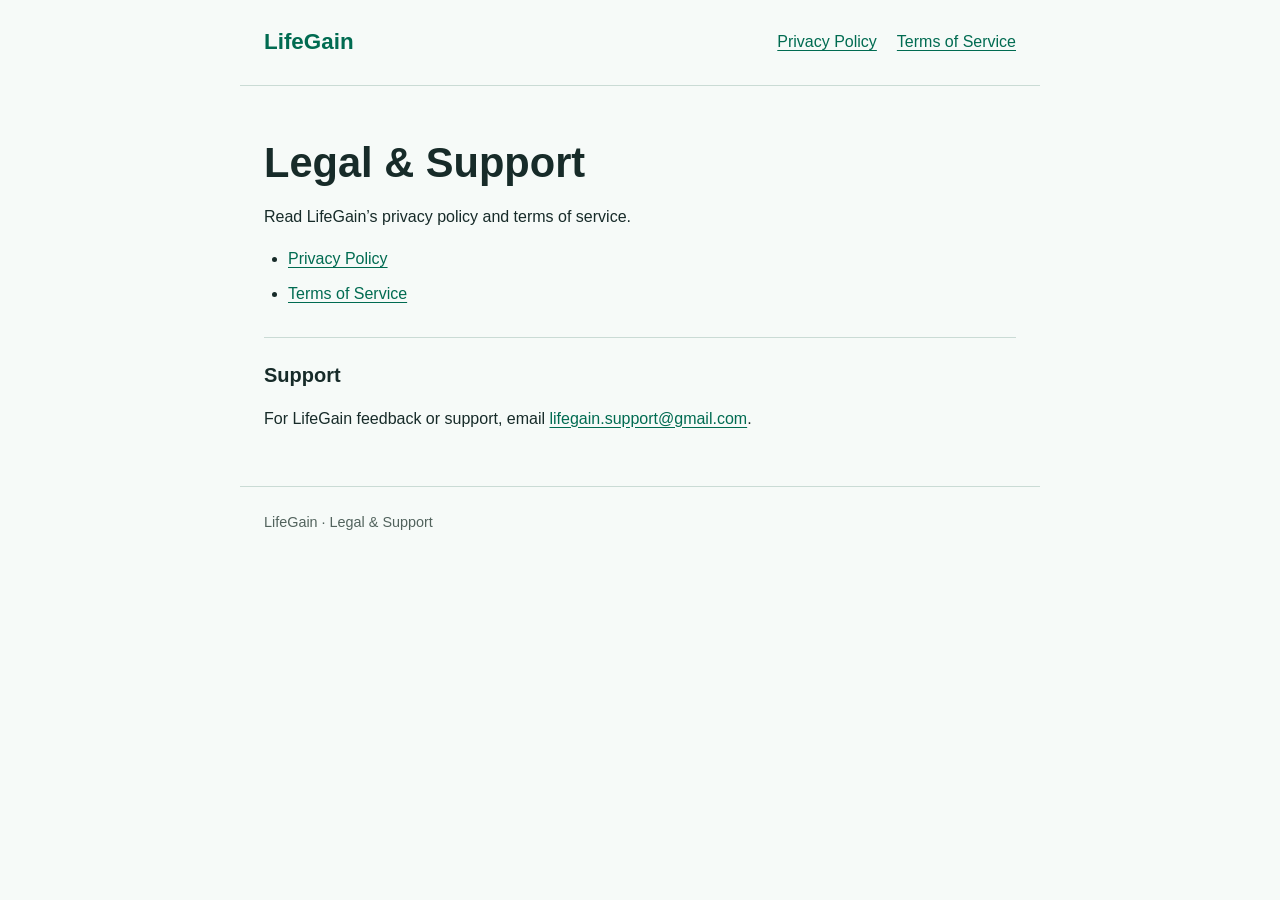
<file: index.html>
<!doctype html>
<html lang="en">
<head>
<meta charset="utf-8">
<meta name="viewport" content="width=device-width, initial-scale=1">
<title>Legal &amp; Support — LifeGain</title>
<link rel="stylesheet" href="styles.css">
</head>
<body>
<a class="skip" href="#content">Skip to content</a>
<header><a class="brand" href="index.html">LifeGain</a>
<nav aria-label="Legal pages"><a href="privacy.html">Privacy Policy</a><a href="terms.html">Terms of Service</a></nav></header>
<main id="content"><h1>Legal &amp; Support</h1>
<p>Read LifeGain’s privacy policy and terms of service.</p>
<ul><li><a href="privacy.html">Privacy Policy</a></li><li><a href="terms.html">Terms of Service</a></li></ul>
<section><h2>Support</h2><p>For LifeGain feedback or support, email <a href="mailto:lifegain.support@gmail.com">lifegain.support@gmail.com</a>.</p></section>
</main>
<footer>LifeGain · Legal &amp; Support</footer>
</body>
</html>
</file>
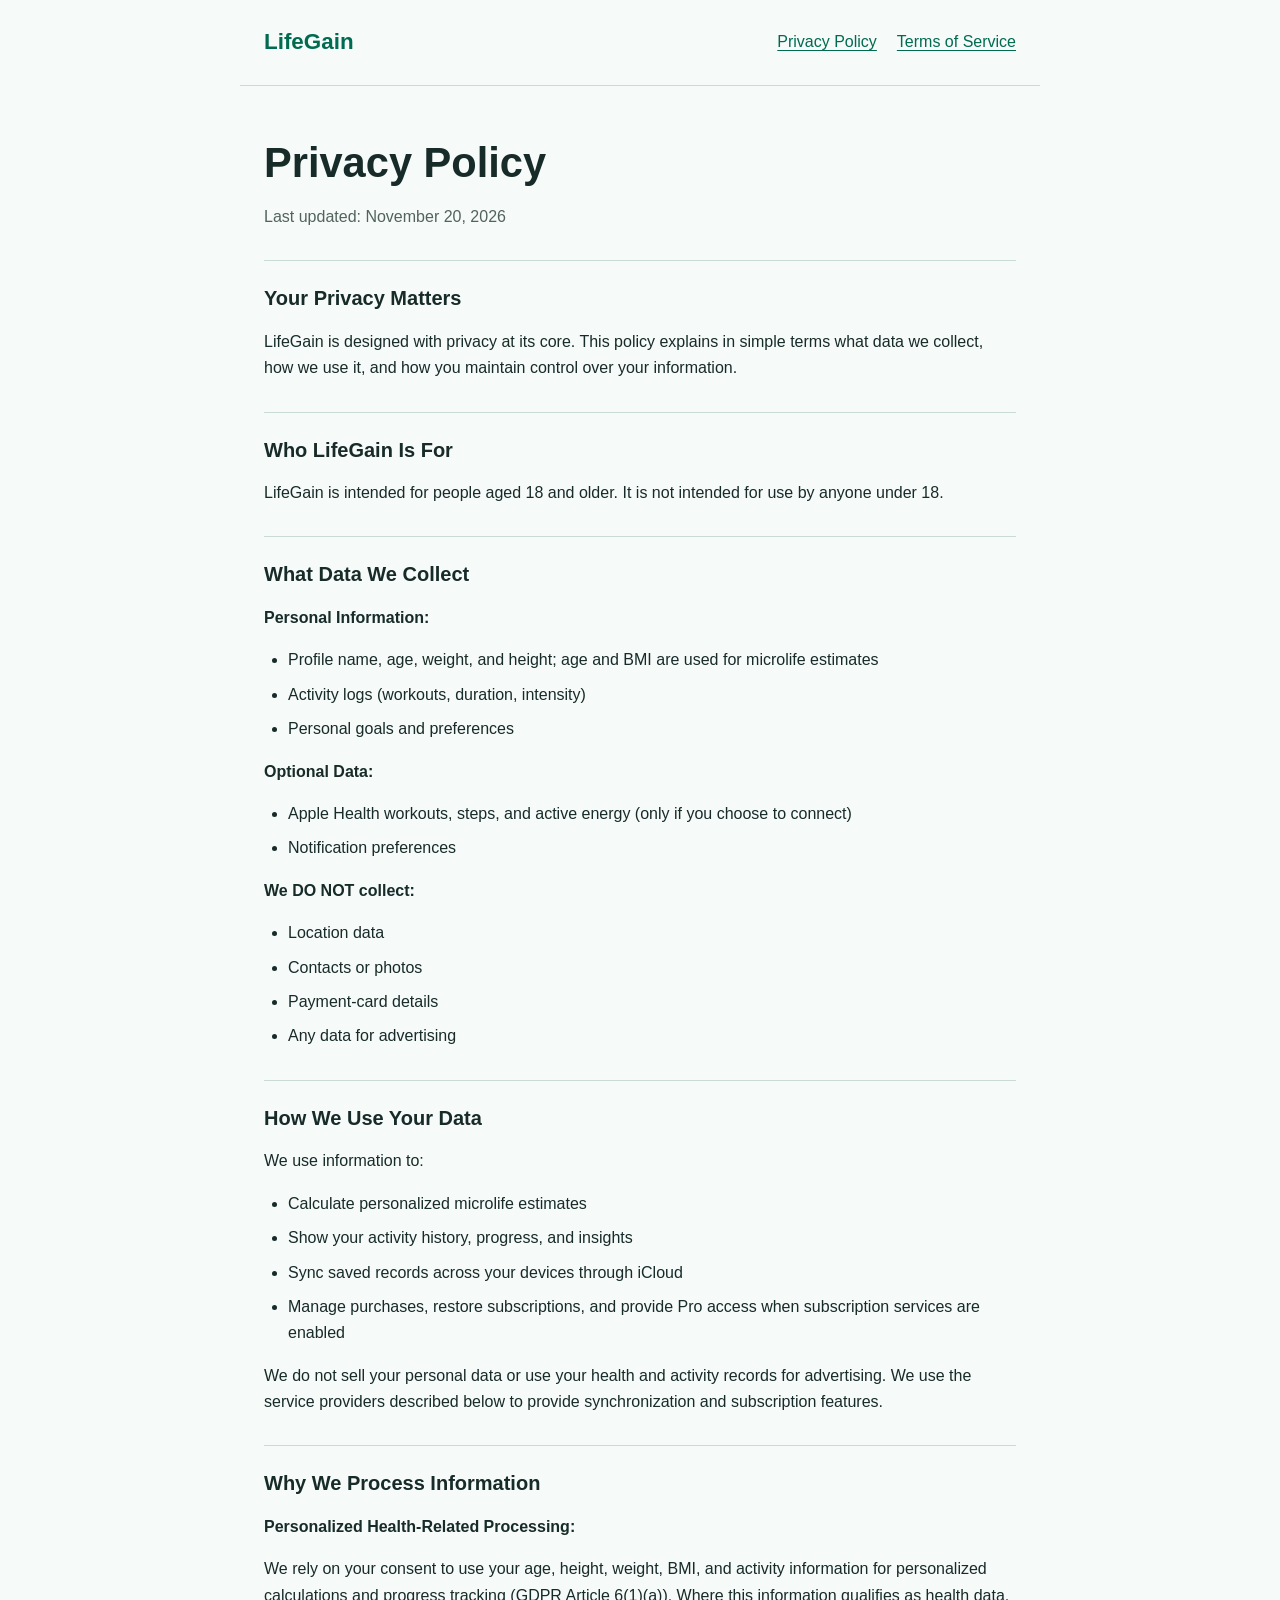
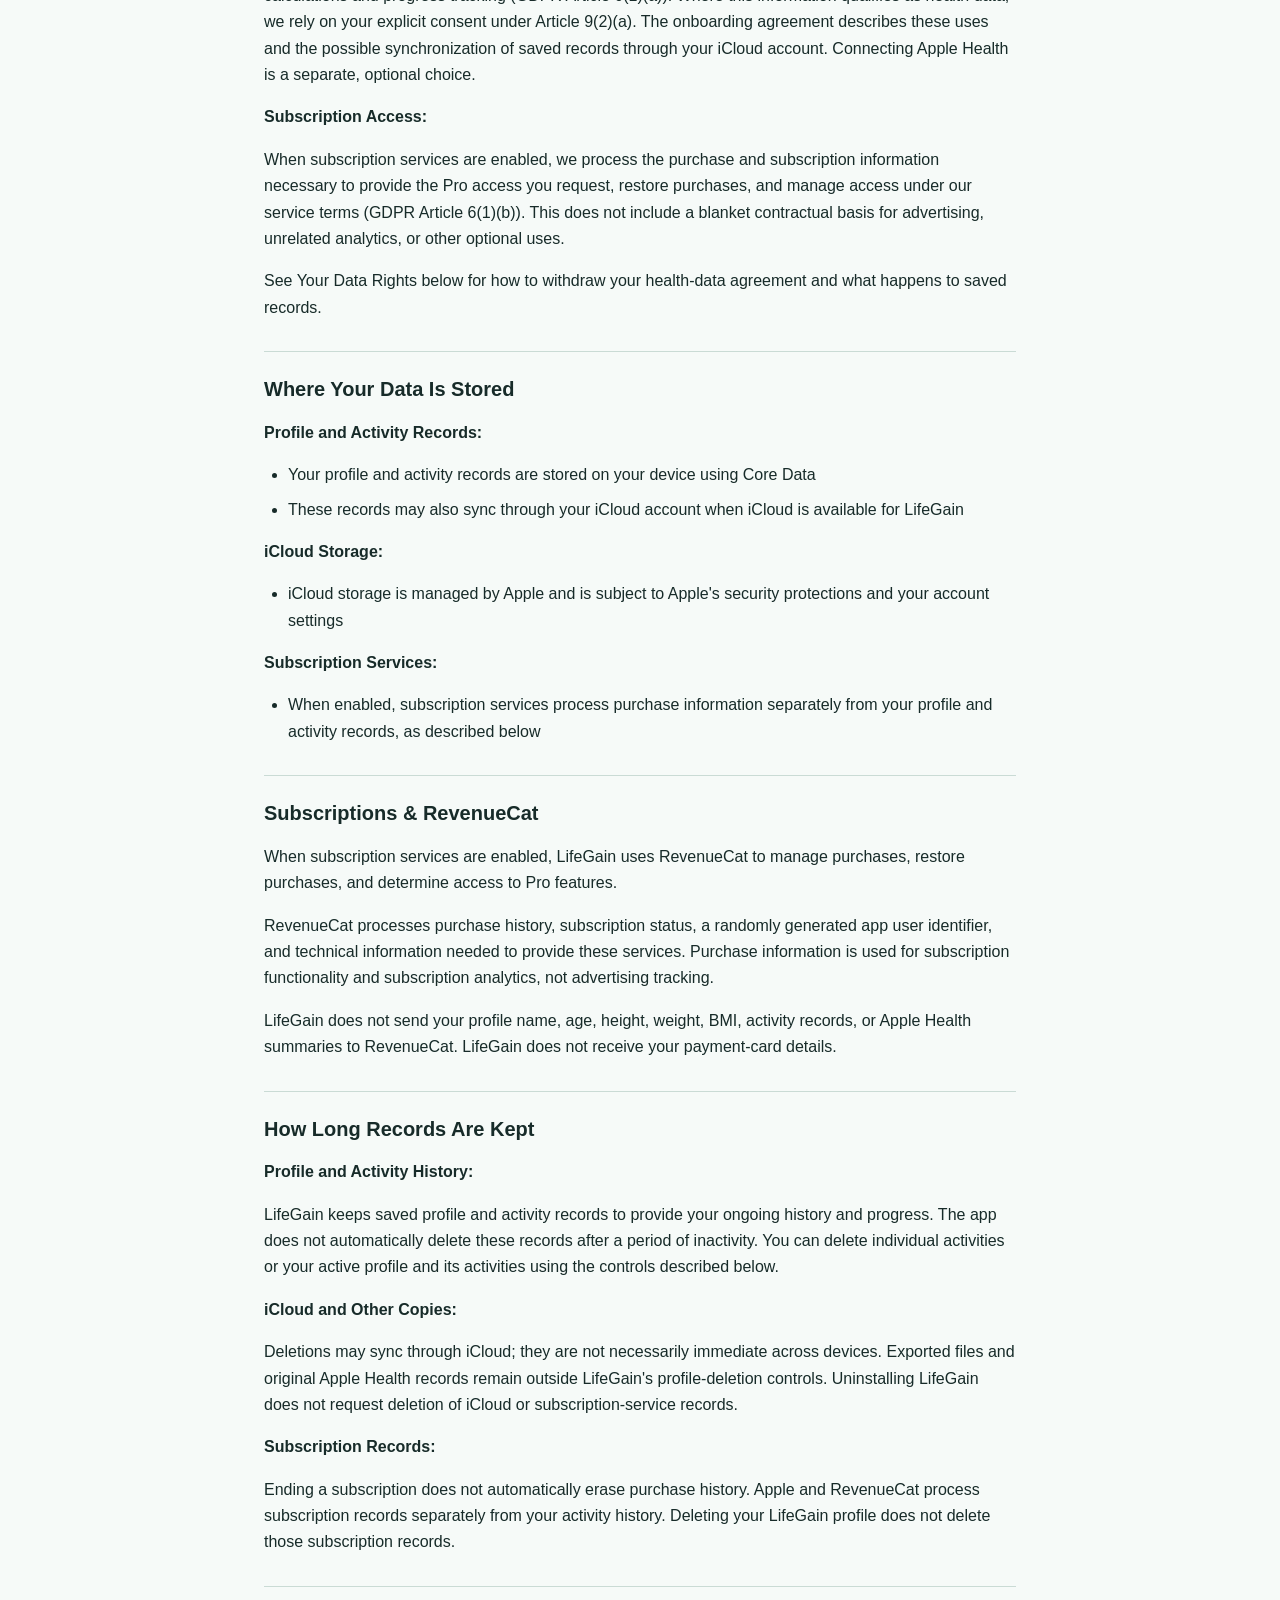
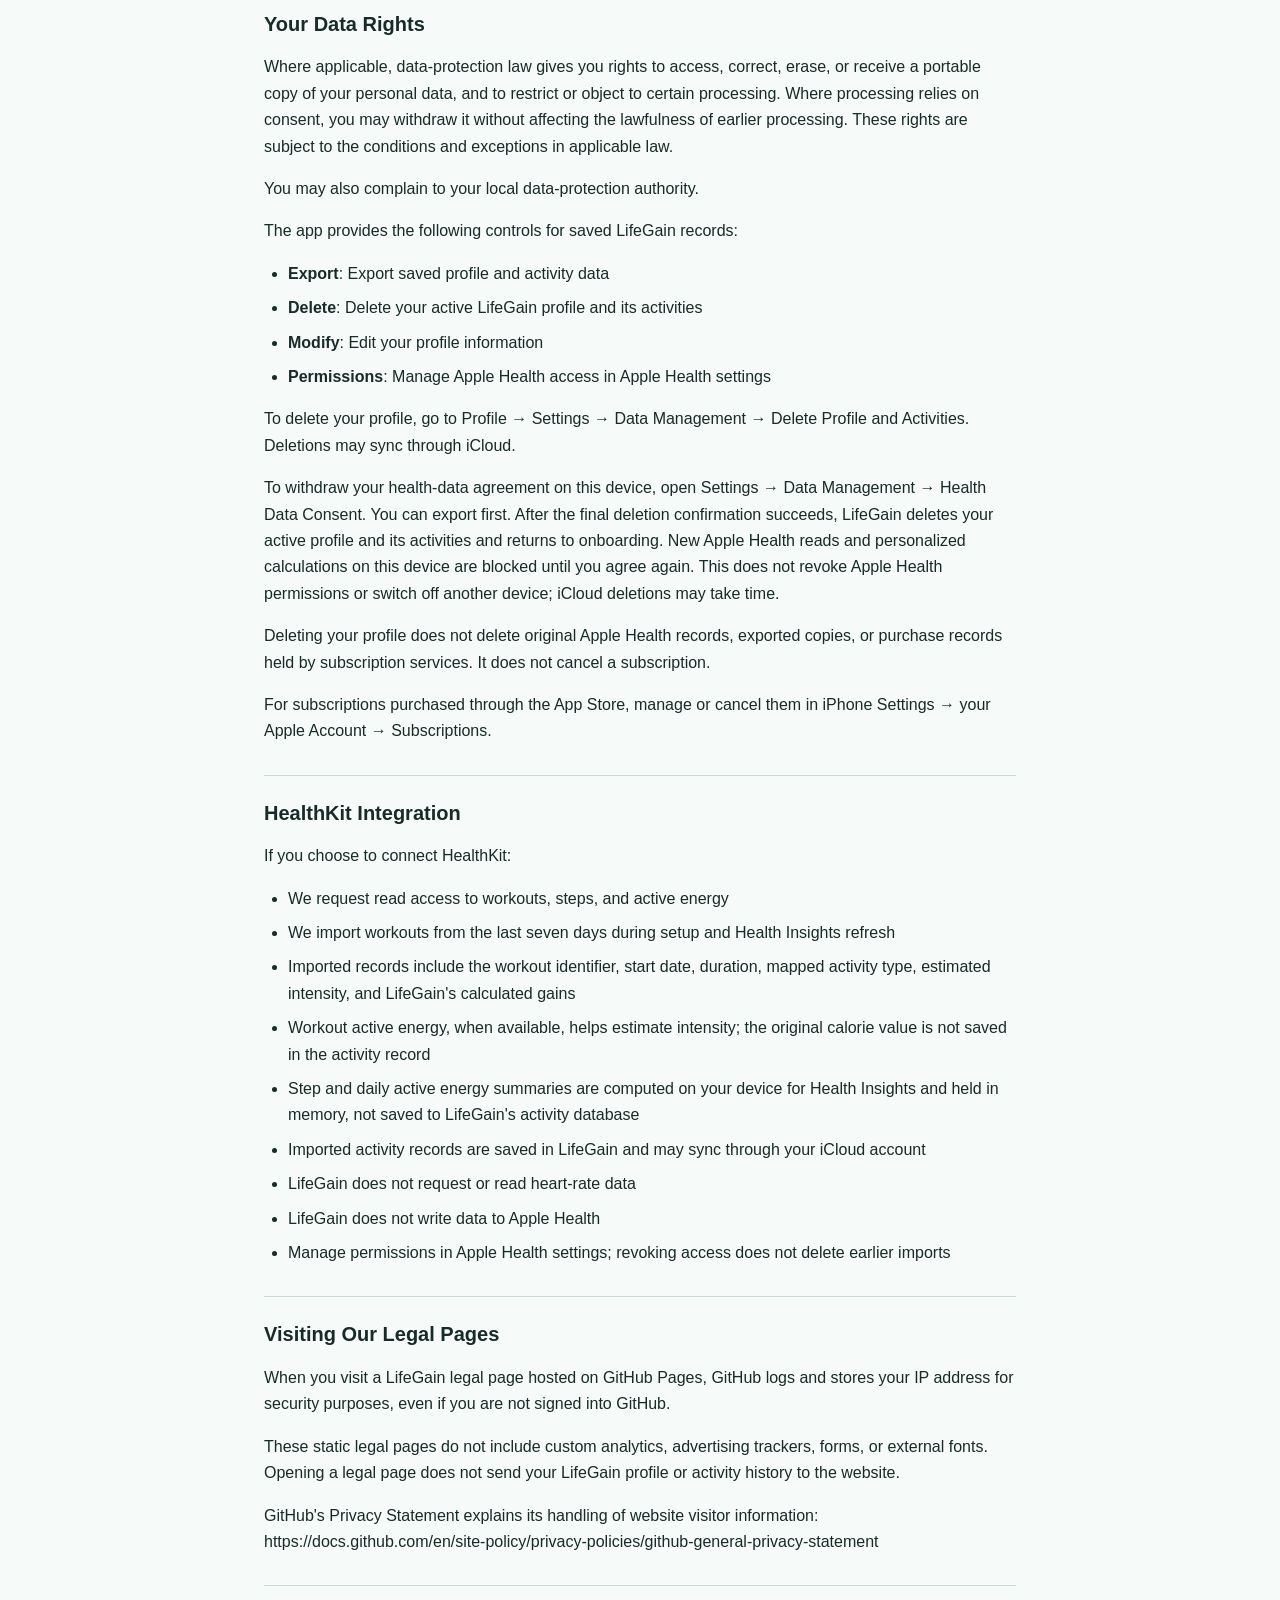
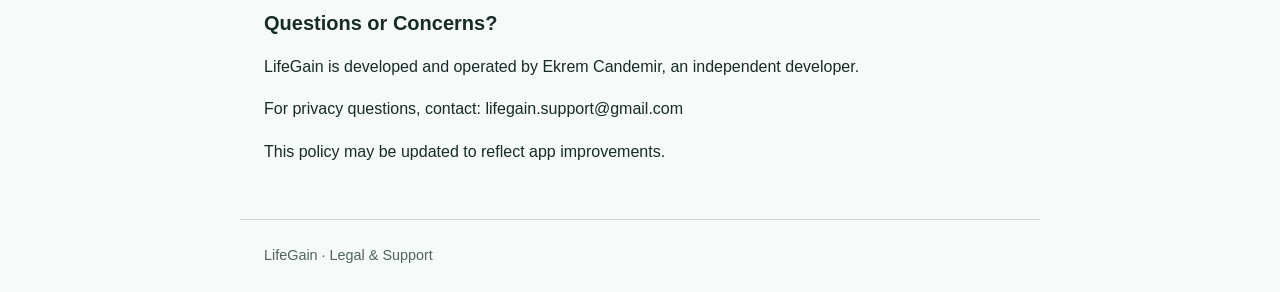
<file: privacy.html>
<!doctype html>
<html lang="en">
<head>
<meta charset="utf-8">
<meta name="viewport" content="width=device-width, initial-scale=1">
<title>Privacy Policy — LifeGain</title>
<link rel="stylesheet" href="styles.css">
</head>
<body>
<a class="skip" href="#content">Skip to content</a>
<header><a class="brand" href="index.html">LifeGain</a>
<nav aria-label="Legal pages"><a href="privacy.html">Privacy Policy</a><a href="terms.html">Terms of Service</a></nav></header>
<main id="content"><h1>Privacy Policy</h1>
<p class="revision">Last updated: November 20, 2026</p>
<section><h2>Your Privacy Matters</h2>
<p>LifeGain is designed with privacy at its core. This policy explains in simple terms what data we collect, how we use it, and how you maintain control over your information.</p>
</section>
<section><h2>Who LifeGain Is For</h2>
<p>LifeGain is intended for people aged 18 and older. It is not intended for use by anyone under 18.</p>
</section>
<section><h2>What Data We Collect</h2>
<p><strong>Personal Information:</strong></p>
<ul><li>Profile name, age, weight, and height; age and BMI are used for microlife estimates</li><li>Activity logs (workouts, duration, intensity)</li><li>Personal goals and preferences</li></ul>
<p><strong>Optional Data:</strong></p>
<ul><li>Apple Health workouts, steps, and active energy (only if you choose to connect)</li><li>Notification preferences</li></ul>
<p><strong>We DO NOT collect:</strong></p>
<ul><li>Location data</li><li>Contacts or photos</li><li>Payment-card details</li><li>Any data for advertising</li></ul>
</section>
<section><h2>How We Use Your Data</h2>
<p>We use information to:</p>
<ul><li>Calculate personalized microlife estimates</li><li>Show your activity history, progress, and insights</li><li>Sync saved records across your devices through iCloud</li><li>Manage purchases, restore subscriptions, and provide Pro access when subscription services are enabled</li></ul>
<p>We do not sell your personal data or use your health and activity records for advertising. We use the service providers described below to provide synchronization and subscription features.</p>
</section>
<section><h2>Why We Process Information</h2>
<p><strong>Personalized Health-Related Processing:</strong></p>
<p>We rely on your consent to use your age, height, weight, BMI, and activity information for personalized calculations and progress tracking (GDPR Article 6(1)(a)). Where this information qualifies as health data, we rely on your explicit consent under Article 9(2)(a). The onboarding agreement describes these uses and the possible synchronization of saved records through your iCloud account. Connecting Apple Health is a separate, optional choice.</p>
<p><strong>Subscription Access:</strong></p>
<p>When subscription services are enabled, we process the purchase and subscription information necessary to provide the Pro access you request, restore purchases, and manage access under our service terms (GDPR Article 6(1)(b)). This does not include a blanket contractual basis for advertising, unrelated analytics, or other optional uses.</p>
<p>See Your Data Rights below for how to withdraw your health-data agreement and what happens to saved records.</p>
</section>
<section><h2>Where Your Data Is Stored</h2>
<p><strong>Profile and Activity Records:</strong></p>
<ul><li>Your profile and activity records are stored on your device using Core Data</li><li>These records may also sync through your iCloud account when iCloud is available for LifeGain</li></ul>
<p><strong>iCloud Storage:</strong></p>
<ul><li>iCloud storage is managed by Apple and is subject to Apple&#x27;s security protections and your account settings</li></ul>
<p><strong>Subscription Services:</strong></p>
<ul><li>When enabled, subscription services process purchase information separately from your profile and activity records, as described below</li></ul>
</section>
<section><h2>Subscriptions &amp; RevenueCat</h2>
<p>When subscription services are enabled, LifeGain uses RevenueCat to manage purchases, restore purchases, and determine access to Pro features.</p>
<p>RevenueCat processes purchase history, subscription status, a randomly generated app user identifier, and technical information needed to provide these services. Purchase information is used for subscription functionality and subscription analytics, not advertising tracking.</p>
<p>LifeGain does not send your profile name, age, height, weight, BMI, activity records, or Apple Health summaries to RevenueCat. LifeGain does not receive your payment-card details.</p>
</section>
<section><h2>How Long Records Are Kept</h2>
<p><strong>Profile and Activity History:</strong></p>
<p>LifeGain keeps saved profile and activity records to provide your ongoing history and progress. The app does not automatically delete these records after a period of inactivity. You can delete individual activities or your active profile and its activities using the controls described below.</p>
<p><strong>iCloud and Other Copies:</strong></p>
<p>Deletions may sync through iCloud; they are not necessarily immediate across devices. Exported files and original Apple Health records remain outside LifeGain&#x27;s profile-deletion controls. Uninstalling LifeGain does not request deletion of iCloud or subscription-service records.</p>
<p><strong>Subscription Records:</strong></p>
<p>Ending a subscription does not automatically erase purchase history. Apple and RevenueCat process subscription records separately from your activity history. Deleting your LifeGain profile does not delete those subscription records.</p>
</section>
<section><h2>Your Data Rights</h2>
<p>Where applicable, data-protection law gives you rights to access, correct, erase, or receive a portable copy of your personal data, and to restrict or object to certain processing. Where processing relies on consent, you may withdraw it without affecting the lawfulness of earlier processing. These rights are subject to the conditions and exceptions in applicable law.</p>
<p>You may also complain to your local data-protection authority.</p>
<p>The app provides the following controls for saved LifeGain records:</p>
<ul><li><strong>Export</strong>: Export saved profile and activity data</li><li><strong>Delete</strong>: Delete your active LifeGain profile and its activities</li><li><strong>Modify</strong>: Edit your profile information</li><li><strong>Permissions</strong>: Manage Apple Health access in Apple Health settings</li></ul>
<p>To delete your profile, go to Profile → Settings → Data Management → Delete Profile and Activities. Deletions may sync through iCloud.</p>
<p>To withdraw your health-data agreement on this device, open Settings → Data Management → Health Data Consent. You can export first. After the final deletion confirmation succeeds, LifeGain deletes your active profile and its activities and returns to onboarding. New Apple Health reads and personalized calculations on this device are blocked until you agree again. This does not revoke Apple Health permissions or switch off another device; iCloud deletions may take time.</p>
<p>Deleting your profile does not delete original Apple Health records, exported copies, or purchase records held by subscription services. It does not cancel a subscription.</p>
<p>For subscriptions purchased through the App Store, manage or cancel them in iPhone Settings → your Apple Account → Subscriptions.</p>
</section>
<section><h2>HealthKit Integration</h2>
<p>If you choose to connect HealthKit:</p>
<ul><li>We request read access to workouts, steps, and active energy</li><li>We import workouts from the last seven days during setup and Health Insights refresh</li><li>Imported records include the workout identifier, start date, duration, mapped activity type, estimated intensity, and LifeGain&#x27;s calculated gains</li><li>Workout active energy, when available, helps estimate intensity; the original calorie value is not saved in the activity record</li><li>Step and daily active energy summaries are computed on your device for Health Insights and held in memory, not saved to LifeGain&#x27;s activity database</li><li>Imported activity records are saved in LifeGain and may sync through your iCloud account</li><li>LifeGain does not request or read heart-rate data</li><li>LifeGain does not write data to Apple Health</li><li>Manage permissions in Apple Health settings; revoking access does not delete earlier imports</li></ul>
</section>
<section><h2>Visiting Our Legal Pages</h2>
<p>When you visit a LifeGain legal page hosted on GitHub Pages, GitHub logs and stores your IP address for security purposes, even if you are not signed into GitHub.</p>
<p>These static legal pages do not include custom analytics, advertising trackers, forms, or external fonts. Opening a legal page does not send your LifeGain profile or activity history to the website.</p>
<p>GitHub&#x27;s Privacy Statement explains its handling of website visitor information: https://docs.github.com/en/site-policy/privacy-policies/github-general-privacy-statement</p>
</section>
<section><h2>Questions or Concerns?</h2>
<p>LifeGain is developed and operated by Ekrem Candemir, an independent developer.</p>
<p>For privacy questions, contact: lifegain.support@gmail.com</p>
<p>This policy may be updated to reflect app improvements.</p>
</section>
</main>
<footer>LifeGain · Legal &amp; Support</footer>
</body>
</html>
</file>
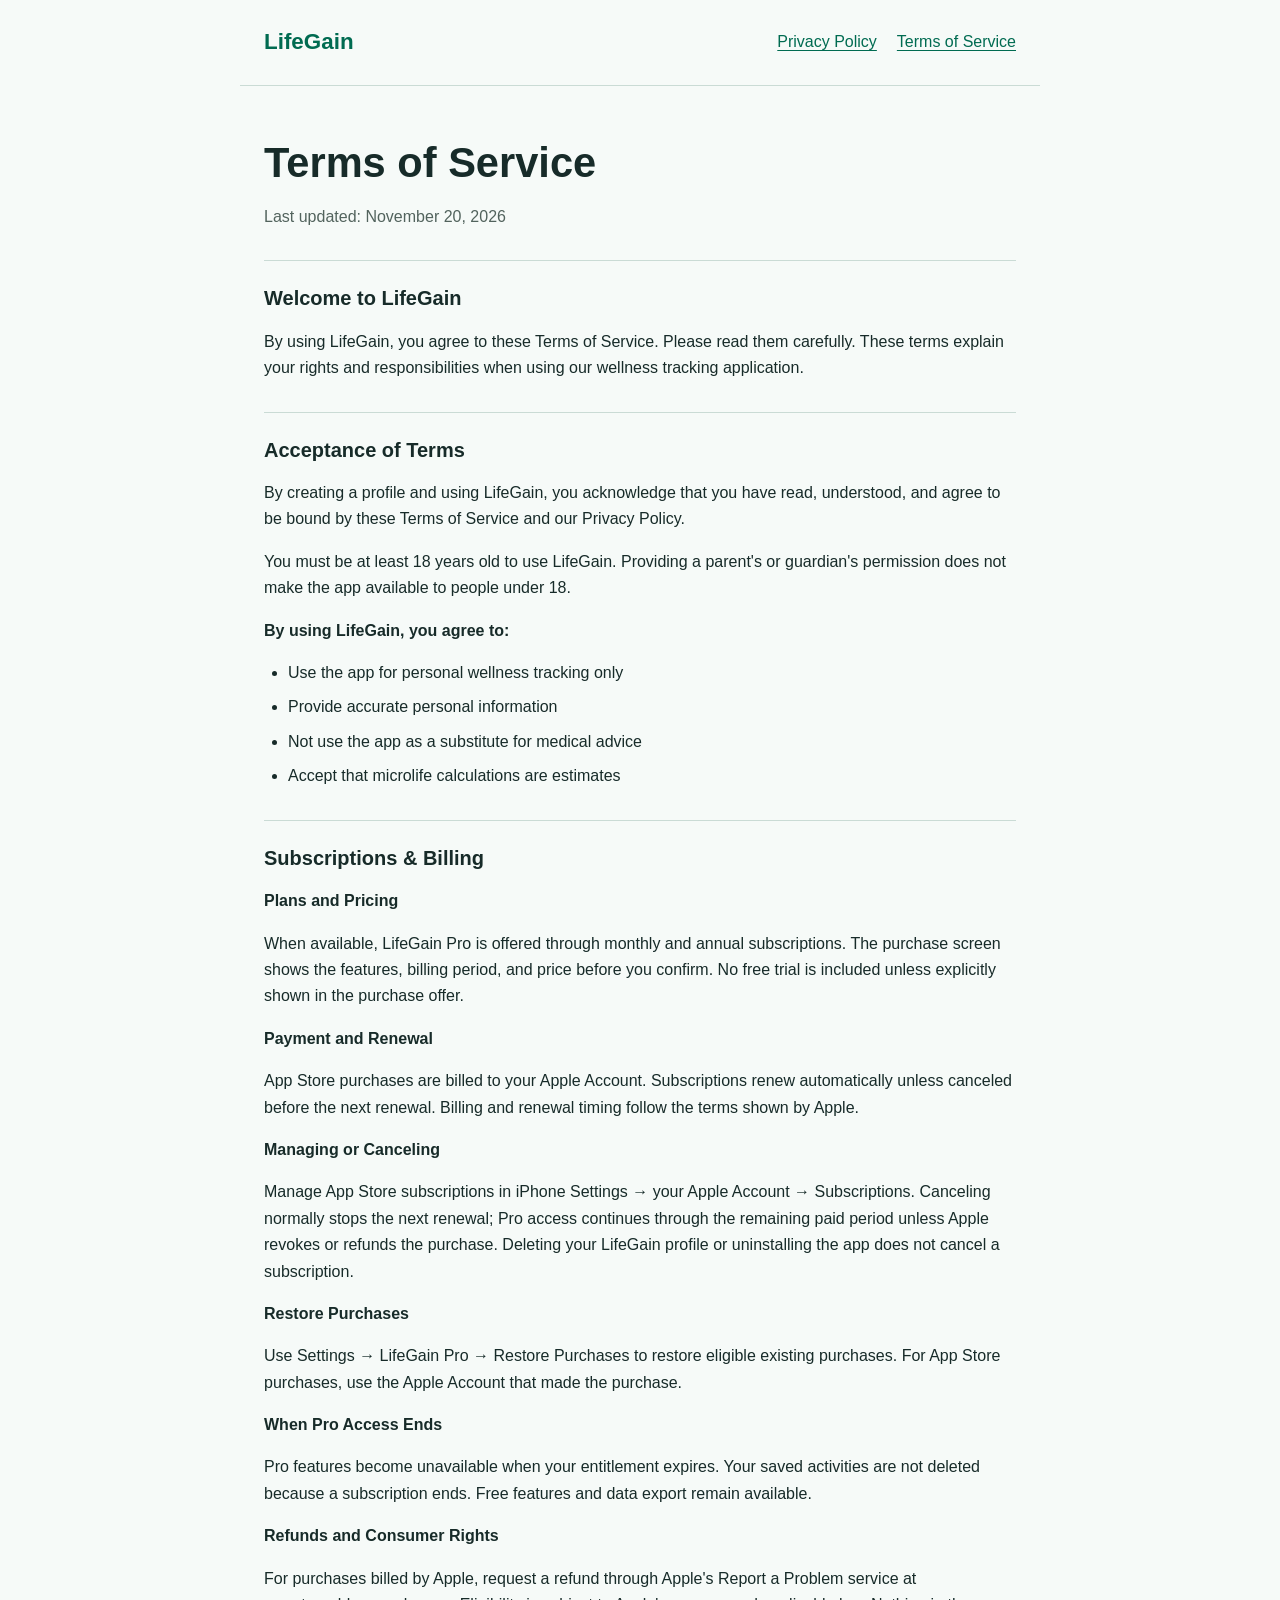
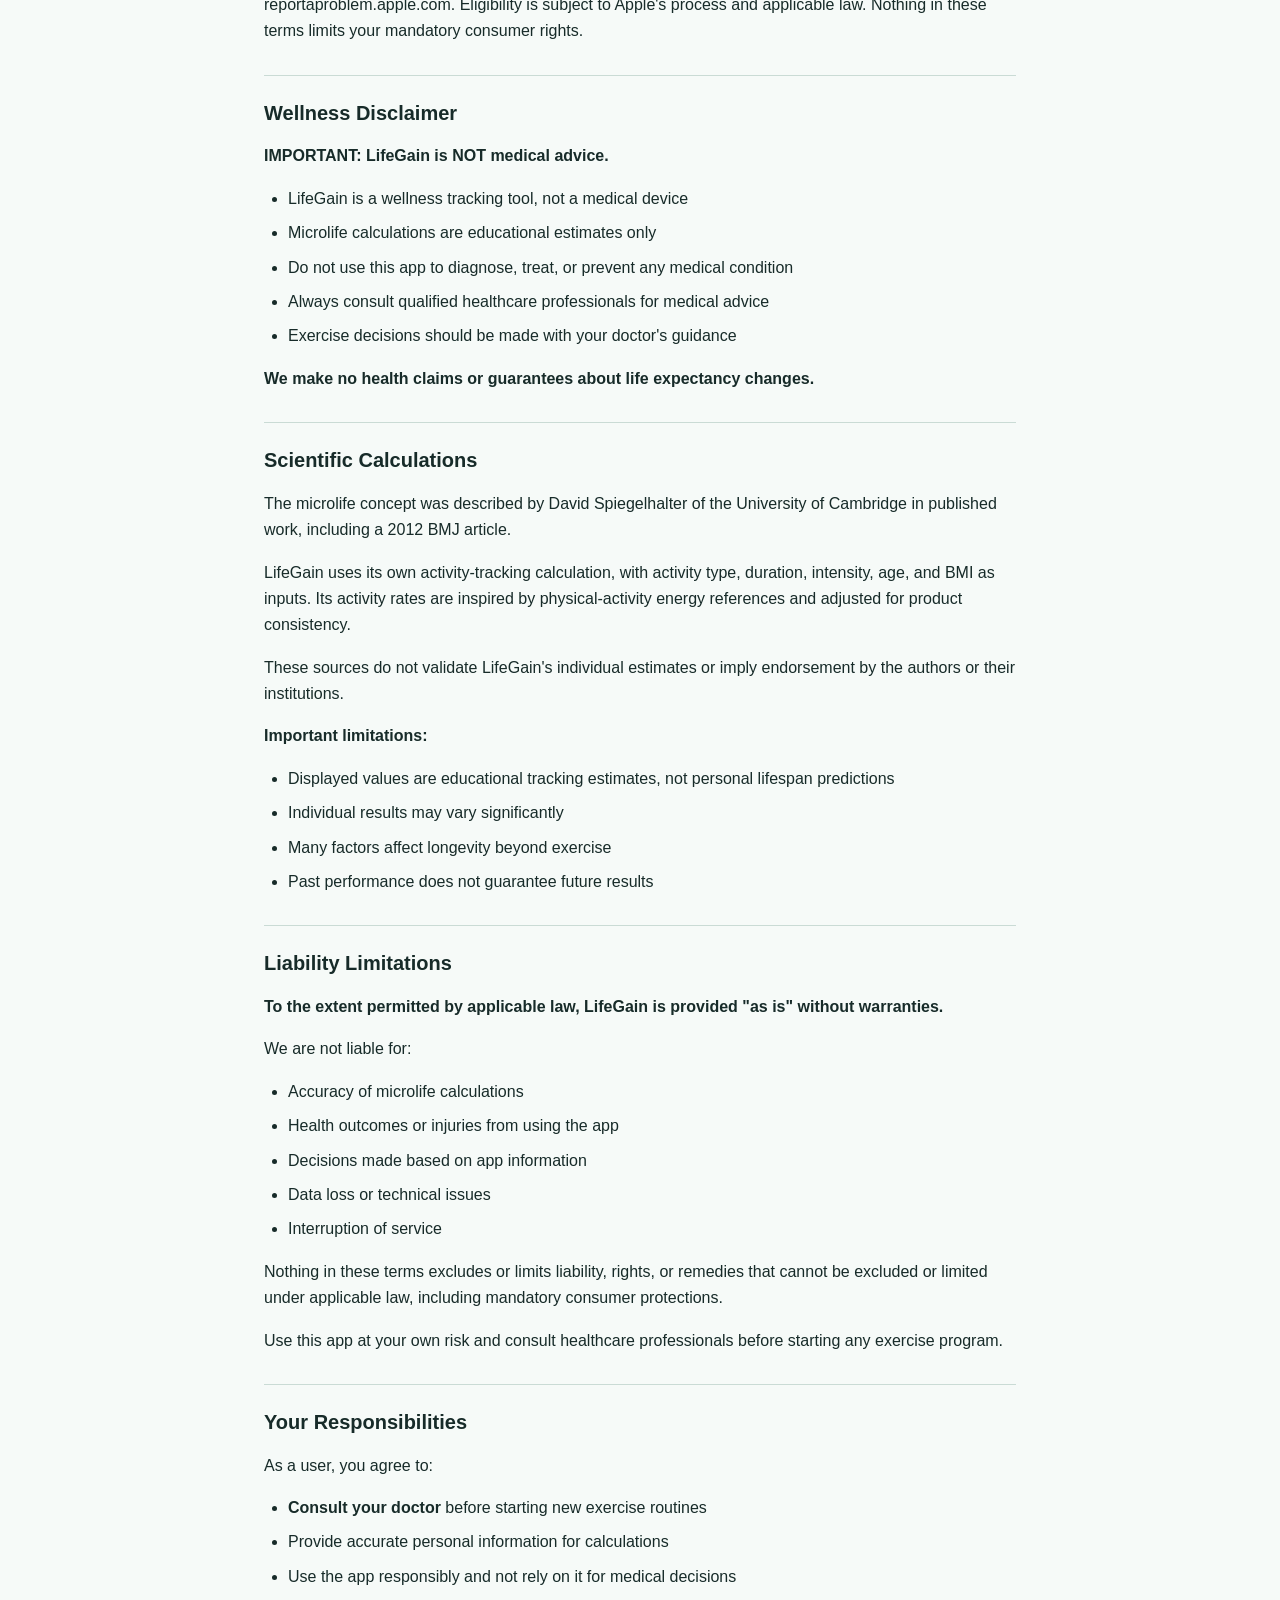
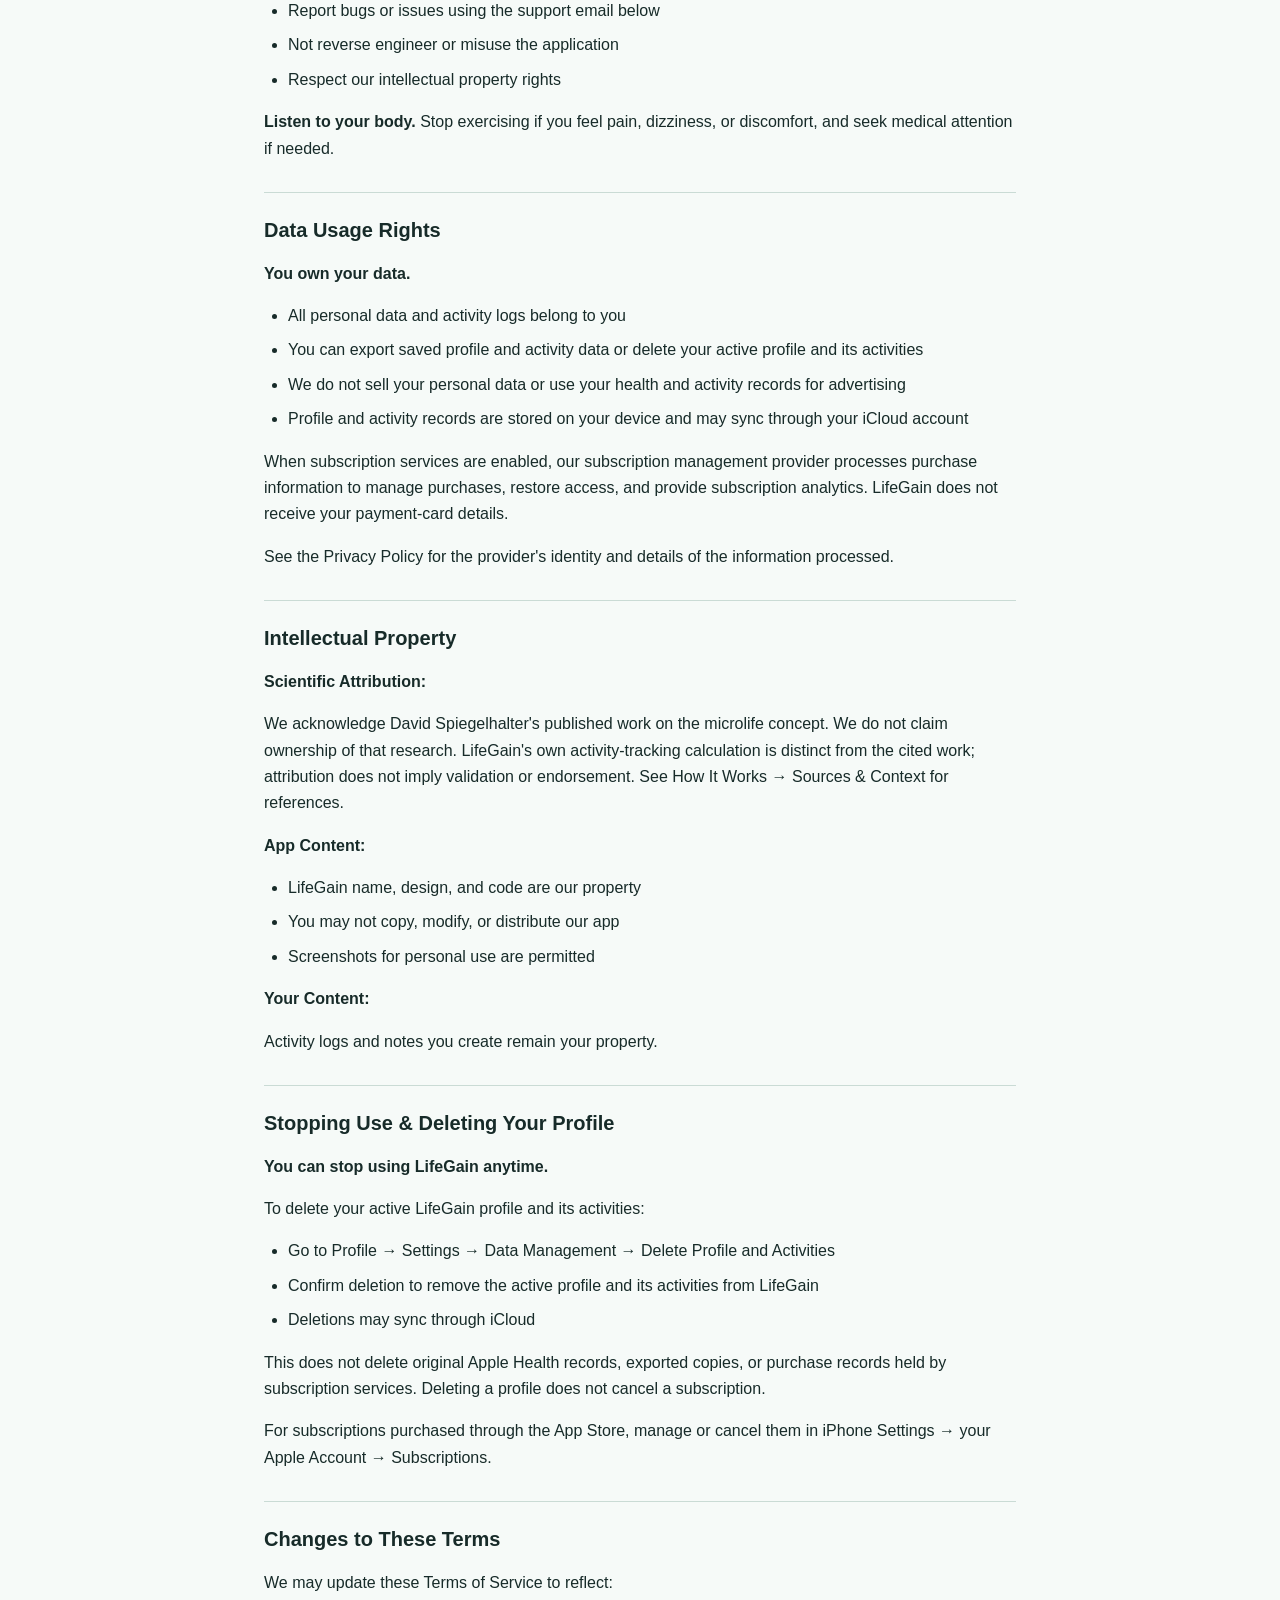
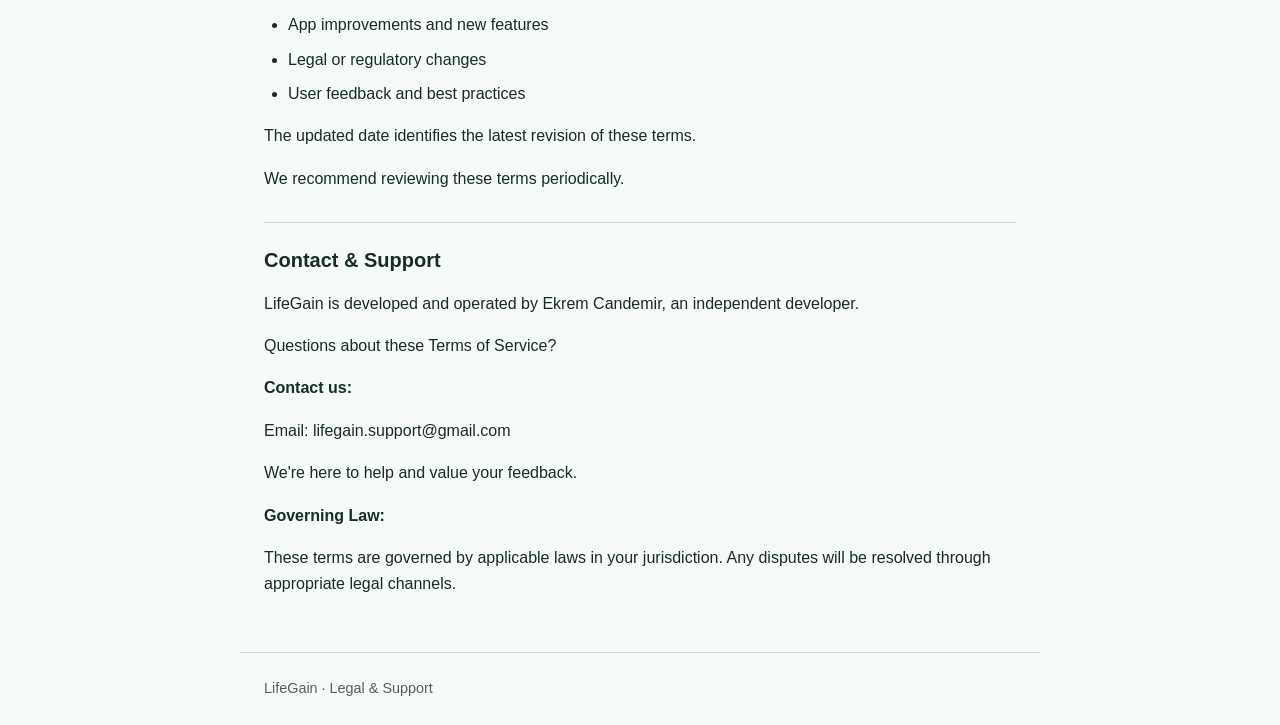
<file: terms.html>
<!doctype html>
<html lang="en">
<head>
<meta charset="utf-8">
<meta name="viewport" content="width=device-width, initial-scale=1">
<title>Terms of Service — LifeGain</title>
<link rel="stylesheet" href="styles.css">
</head>
<body>
<a class="skip" href="#content">Skip to content</a>
<header><a class="brand" href="index.html">LifeGain</a>
<nav aria-label="Legal pages"><a href="privacy.html">Privacy Policy</a><a href="terms.html">Terms of Service</a></nav></header>
<main id="content"><h1>Terms of Service</h1>
<p class="revision">Last updated: November 20, 2026</p>
<section><h2>Welcome to LifeGain</h2>
<p>By using LifeGain, you agree to these Terms of Service. Please read them carefully. These terms explain your rights and responsibilities when using our wellness tracking application.</p>
</section>
<section><h2>Acceptance of Terms</h2>
<p>By creating a profile and using LifeGain, you acknowledge that you have read, understood, and agree to be bound by these Terms of Service and our Privacy Policy.</p>
<p>You must be at least 18 years old to use LifeGain. Providing a parent&#x27;s or guardian&#x27;s permission does not make the app available to people under 18.</p>
<p><strong>By using LifeGain, you agree to:</strong></p>
<ul><li>Use the app for personal wellness tracking only</li><li>Provide accurate personal information</li><li>Not use the app as a substitute for medical advice</li><li>Accept that microlife calculations are estimates</li></ul>
</section>
<section><h2>Subscriptions &amp; Billing</h2>
<p><strong>Plans and Pricing</strong></p>
<p>When available, LifeGain Pro is offered through monthly and annual subscriptions. The purchase screen shows the features, billing period, and price before you confirm. No free trial is included unless explicitly shown in the purchase offer.</p>
<p><strong>Payment and Renewal</strong></p>
<p>App Store purchases are billed to your Apple Account. Subscriptions renew automatically unless canceled before the next renewal. Billing and renewal timing follow the terms shown by Apple.</p>
<p><strong>Managing or Canceling</strong></p>
<p>Manage App Store subscriptions in iPhone Settings → your Apple Account → Subscriptions. Canceling normally stops the next renewal; Pro access continues through the remaining paid period unless Apple revokes or refunds the purchase. Deleting your LifeGain profile or uninstalling the app does not cancel a subscription.</p>
<p><strong>Restore Purchases</strong></p>
<p>Use Settings → LifeGain Pro → Restore Purchases to restore eligible existing purchases. For App Store purchases, use the Apple Account that made the purchase.</p>
<p><strong>When Pro Access Ends</strong></p>
<p>Pro features become unavailable when your entitlement expires. Your saved activities are not deleted because a subscription ends. Free features and data export remain available.</p>
<p><strong>Refunds and Consumer Rights</strong></p>
<p>For purchases billed by Apple, request a refund through Apple&#x27;s Report a Problem service at reportaproblem.apple.com. Eligibility is subject to Apple&#x27;s process and applicable law. Nothing in these terms limits your mandatory consumer rights.</p>
</section>
<section><h2>Wellness Disclaimer</h2>
<p><strong>IMPORTANT: LifeGain is NOT medical advice.</strong></p>
<ul><li>LifeGain is a wellness tracking tool, not a medical device</li><li>Microlife calculations are educational estimates only</li><li>Do not use this app to diagnose, treat, or prevent any medical condition</li><li>Always consult qualified healthcare professionals for medical advice</li><li>Exercise decisions should be made with your doctor&#x27;s guidance</li></ul>
<p><strong>We make no health claims or guarantees about life expectancy changes.</strong></p>
</section>
<section><h2>Scientific Calculations</h2>
<p>The microlife concept was described by David Spiegelhalter of the University of Cambridge in published work, including a 2012 BMJ article.</p>
<p>LifeGain uses its own activity-tracking calculation, with activity type, duration, intensity, age, and BMI as inputs. Its activity rates are inspired by physical-activity energy references and adjusted for product consistency.</p>
<p>These sources do not validate LifeGain&#x27;s individual estimates or imply endorsement by the authors or their institutions.</p>
<p><strong>Important limitations:</strong></p>
<ul><li>Displayed values are educational tracking estimates, not personal lifespan predictions</li><li>Individual results may vary significantly</li><li>Many factors affect longevity beyond exercise</li><li>Past performance does not guarantee future results</li></ul>
</section>
<section><h2>Liability Limitations</h2>
<p><strong>To the extent permitted by applicable law, LifeGain is provided &quot;as is&quot; without warranties.</strong></p>
<p>We are not liable for:</p>
<ul><li>Accuracy of microlife calculations</li><li>Health outcomes or injuries from using the app</li><li>Decisions made based on app information</li><li>Data loss or technical issues</li><li>Interruption of service</li></ul>
<p>Nothing in these terms excludes or limits liability, rights, or remedies that cannot be excluded or limited under applicable law, including mandatory consumer protections.</p>
<p>Use this app at your own risk and consult healthcare professionals before starting any exercise program.</p>
</section>
<section><h2>Your Responsibilities</h2>
<p>As a user, you agree to:</p>
<ul><li><strong>Consult your doctor</strong> before starting new exercise routines</li><li>Provide accurate personal information for calculations</li><li>Use the app responsibly and not rely on it for medical decisions</li><li>Report bugs or issues using the support email below</li><li>Not reverse engineer or misuse the application</li><li>Respect our intellectual property rights</li></ul>
<p><strong>Listen to your body.</strong> Stop exercising if you feel pain, dizziness, or discomfort, and seek medical attention if needed.</p>
</section>
<section><h2>Data Usage Rights</h2>
<p><strong>You own your data.</strong></p>
<ul><li>All personal data and activity logs belong to you</li><li>You can export saved profile and activity data or delete your active profile and its activities</li><li>We do not sell your personal data or use your health and activity records for advertising</li><li>Profile and activity records are stored on your device and may sync through your iCloud account</li></ul>
<p>When subscription services are enabled, our subscription management provider processes purchase information to manage purchases, restore access, and provide subscription analytics. LifeGain does not receive your payment-card details.</p>
<p>See the Privacy Policy for the provider&#x27;s identity and details of the information processed.</p>
</section>
<section><h2>Intellectual Property</h2>
<p><strong>Scientific Attribution:</strong></p>
<p>We acknowledge David Spiegelhalter&#x27;s published work on the microlife concept. We do not claim ownership of that research. LifeGain&#x27;s own activity-tracking calculation is distinct from the cited work; attribution does not imply validation or endorsement. See How It Works → Sources &amp; Context for references.</p>
<p><strong>App Content:</strong></p>
<ul><li>LifeGain name, design, and code are our property</li><li>You may not copy, modify, or distribute our app</li><li>Screenshots for personal use are permitted</li></ul>
<p><strong>Your Content:</strong></p>
<p>Activity logs and notes you create remain your property.</p>
</section>
<section><h2>Stopping Use &amp; Deleting Your Profile</h2>
<p><strong>You can stop using LifeGain anytime.</strong></p>
<p>To delete your active LifeGain profile and its activities:</p>
<ul><li>Go to Profile → Settings → Data Management → Delete Profile and Activities</li><li>Confirm deletion to remove the active profile and its activities from LifeGain</li><li>Deletions may sync through iCloud</li></ul>
<p>This does not delete original Apple Health records, exported copies, or purchase records held by subscription services. Deleting a profile does not cancel a subscription.</p>
<p>For subscriptions purchased through the App Store, manage or cancel them in iPhone Settings → your Apple Account → Subscriptions.</p>
</section>
<section><h2>Changes to These Terms</h2>
<p>We may update these Terms of Service to reflect:</p>
<ul><li>App improvements and new features</li><li>Legal or regulatory changes</li><li>User feedback and best practices</li></ul>
<p>The updated date identifies the latest revision of these terms.</p>
<p>We recommend reviewing these terms periodically.</p>
</section>
<section><h2>Contact &amp; Support</h2>
<p>LifeGain is developed and operated by Ekrem Candemir, an independent developer.</p>
<p>Questions about these Terms of Service?</p>
<p><strong>Contact us:</strong></p>
<p>Email: lifegain.support@gmail.com</p>
<p>We&#x27;re here to help and value your feedback.</p>
<p><strong>Governing Law:</strong></p>
<p>These terms are governed by applicable laws in your jurisdiction. Any disputes will be resolved through appropriate legal channels.</p>
</section>
</main>
<footer>LifeGain · Legal &amp; Support</footer>
</body>
</html>
</file>
<file: styles.css>
* { box-sizing: border-box; }
:root { color-scheme: light dark; font-family: -apple-system, BlinkMacSystemFont, "Segoe UI", sans-serif; line-height: 1.65; color: #172b29; background: #f6faf8; }
body { margin: 0; overflow-wrap: anywhere; }
header, main, footer { max-width: 800px; margin-inline: auto; padding: 24px; }
header { display: flex; align-items: center; justify-content: space-between; gap: 20px; flex-wrap: wrap; border-bottom: 1px solid #cadbd5; }
.brand { font-size: 1.4rem; font-weight: 750; text-decoration: none; }
nav { display: flex; gap: 20px; flex-wrap: wrap; }
a { color: #006b51; text-underline-offset: 3px; }
a:focus-visible { outline: 3px solid #008e6b; outline-offset: 4px; }
h1 { font-size: clamp(1.9rem, 6vw, 2.6rem); line-height: 1.2; margin-bottom: 12px; }
h2 { font-size: 1.25rem; line-height: 1.35; margin-top: 0; }
section { margin-block: 30px; padding-top: 24px; border-top: 1px solid #cadbd5; }
li { margin-block: 8px; }
ul { padding-left: 24px; }
.revision, footer { color: #52635d; }
footer { border-top: 1px solid #cadbd5; font-size: .9rem; }
.skip { position: absolute; left: 16px; top: -100px; padding: 10px; background: #fff; }
.skip:focus { top: 8px; }
@media (prefers-color-scheme: dark) {
 :root { color: #e2eee8; background: #101b18; }
 a { color: #6fe0b7; }
 header, section, footer { border-color: #365047; }
 .revision, footer { color: #b5c8bf; }
 .skip { background: #101b18; }
}
</file>
